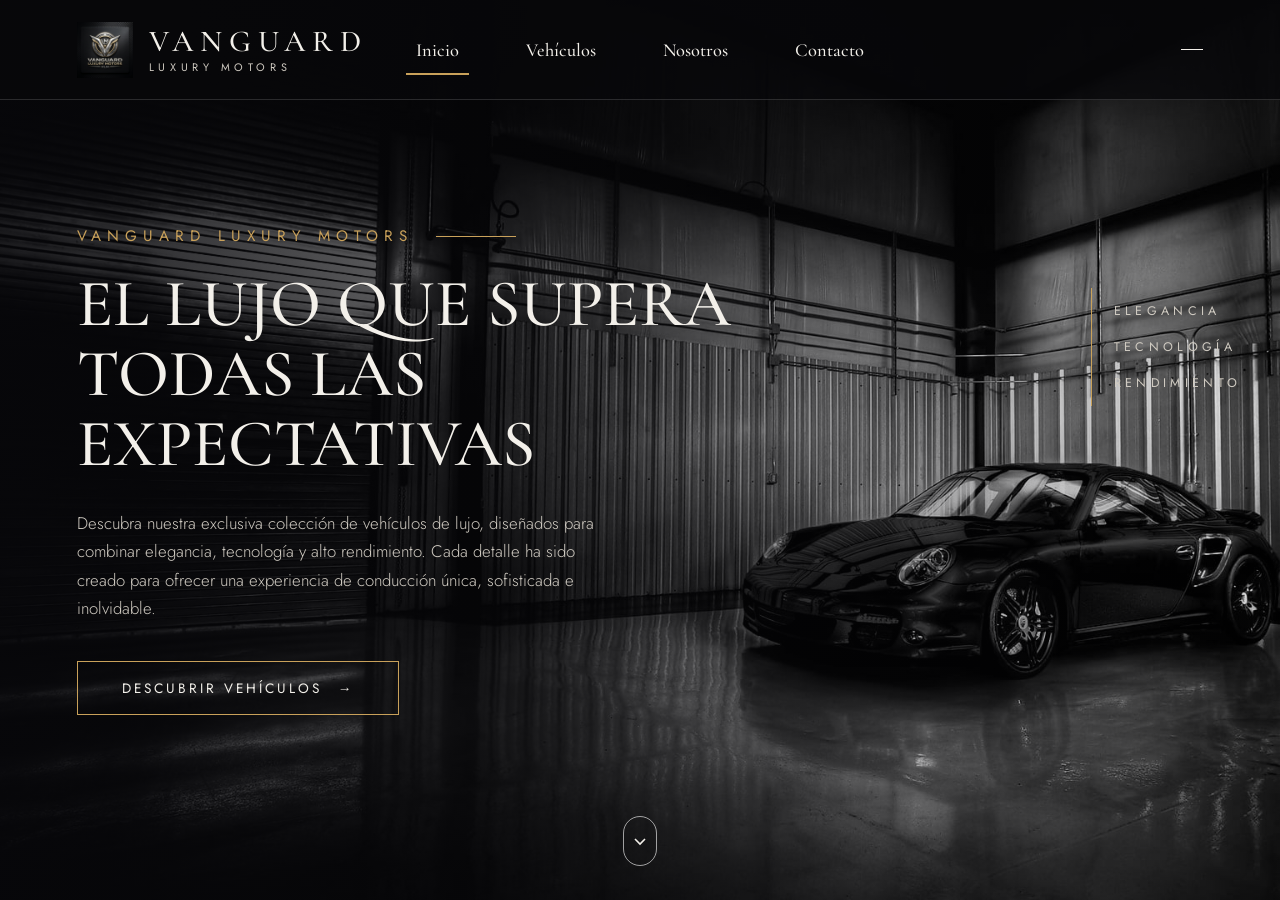
<file: index.html>
<!DOCTYPE html>
<html lang="es">
<head>
    <meta charset="utf-8">
    <meta name="description" content="Vanguard Luxury Motors - Más allá del lujo">
    <meta name="author" content="Andres Tejada">
    <meta name="viewport" content="width=device-width, initial-scale=1.0">
    <link rel="icon" href="imagenes/logo.png" type="image/png">
    <link rel="preconnect" href="https://fonts.googleapis.com">
    <link rel="preconnect" href="https://fonts.gstatic.com" crossorigin>
    <link href="https://fonts.googleapis.com/css2?family=Cormorant+Garamond:wght@400;500;600&family=Jost:wght@300;400;500&display=swap" rel="stylesheet">
    <link rel="stylesheet" href="index.css">
    <title>Vanguard Luxury Motors | Más allá del lujo</title>
</head>
<body>
    <header class="navbar">
        <a href="#" class="brand">
            <img src="imagenes/logo.png" alt="" class="logo">
            <span class="brand-text">
                <span class="brand-name">Vanguard</span>
                <span class="brand-sub">Luxury Motors</span>
            </span>
        </a>

        <nav class="nav-links" id="menu">
            <a href="#" class="active">Inicio</a>
            <a href="vehiculos.html">Vehículos</a>
            <a href="nosotros.html">Nosotros</a>
            <a href="contacto.html">Contacto</a>
        </nav>

        <button class="burger" id="burger" aria-label="Abrir menú" aria-expanded="false" aria-controls="menu">
            <span></span><span></span><span></span>
        </button>
    </header>

    <main class="hero">
        <div class="hero-content">
            <p class="eyebrow">Vanguard Luxury Motors</p>
            <h1>El lujo que supera<br>todas las expectativas</h1>
            <p class="lead">Descubra nuestra exclusiva colección de vehículos de lujo, diseñados para combinar elegancia, tecnología y alto rendimiento. Cada detalle ha sido creado para ofrecer una experiencia de conducción única, sofisticada e inolvidable.</p>
            <a href="vehiculos.html" class="btn">Descubrir vehículos <span aria-hidden="true">&rarr;</span></a>
        </div>

        <ul class="pillars">
            <li>Elegancia</li>
            <li>Tecnología</li>
            <li>Rendimiento</li>
        </ul>

        <a href="#" class="scroll-down" aria-label="Bajar">
            <svg width="14" height="14" viewBox="0 0 14 14" fill="none" stroke="currentColor" stroke-width="1.6"><path d="M2 5l5 5 5-5"/></svg>
        </a>
    </main>

    <script>
        const burger = document.getElementById('burger');
        const menu = document.getElementById('menu');
        burger.addEventListener('click', () => {
            const open = menu.classList.toggle('open');
            burger.setAttribute('aria-expanded', open);
        });
    </script>
</body>
</html>
</file>
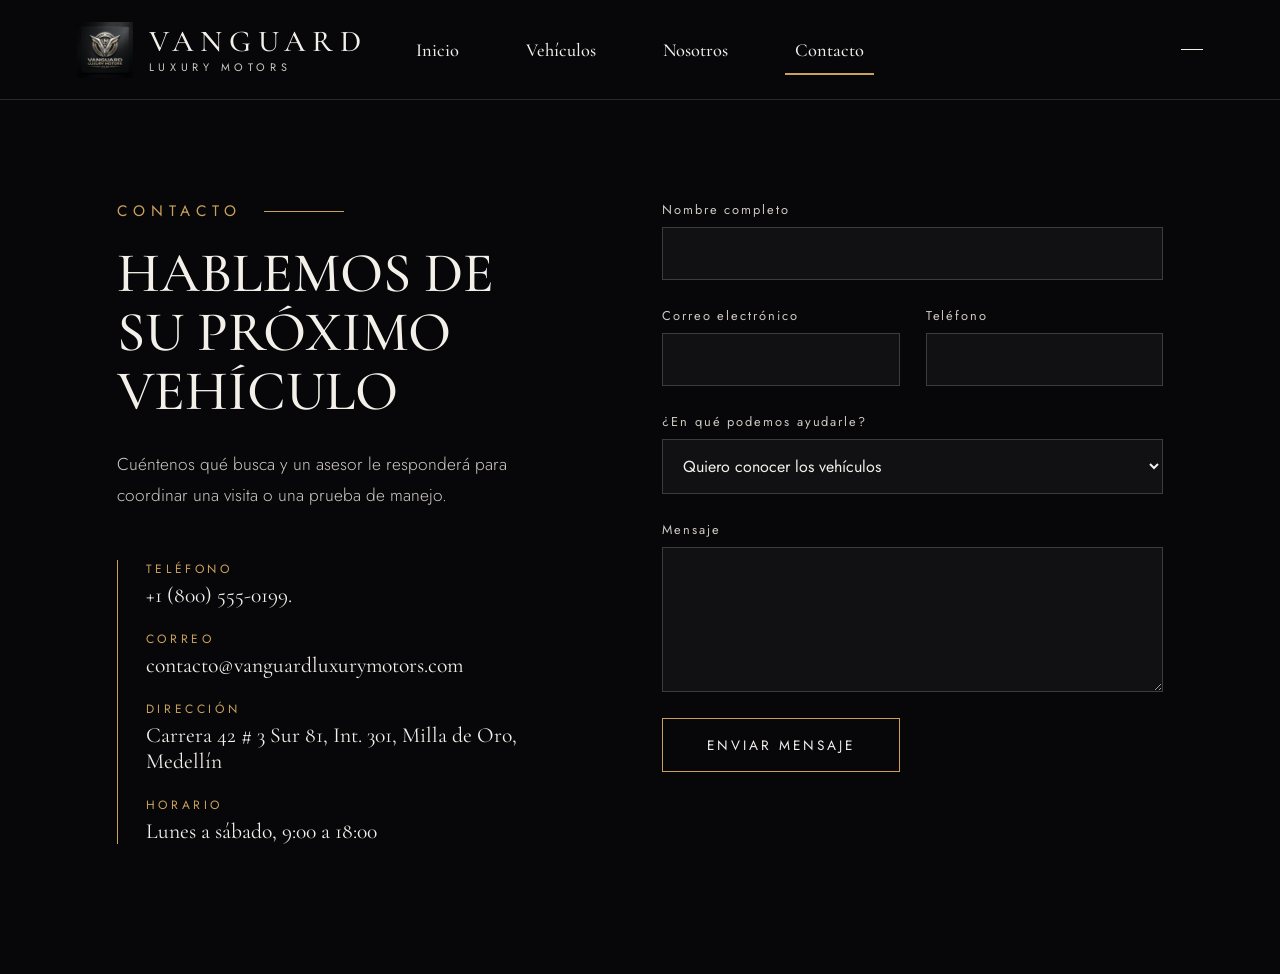
<file: contacto.html>
<!DOCTYPE html>
<html lang="es">
<head>
    <meta charset="utf-8">
    <meta name="description" content="Contacta con Vanguard Luxury Motors y agenda tu visita.">
    <meta name="author" content="Andres Tejada">
    <meta name="viewport" content="width=device-width, initial-scale=1.0">
    <link rel="icon" href="imagenes/logo.png" type="image/png">
    <link rel="preconnect" href="https://fonts.googleapis.com">
    <link rel="preconnect" href="https://fonts.gstatic.com" crossorigin>
    <link href="https://fonts.googleapis.com/css2?family=Cormorant+Garamond:wght@400;500;600&family=Jost:wght@300;400;500&display=swap" rel="stylesheet">
    <link rel="stylesheet" href="contacto.css">
    <title>Contacto | Vanguard Luxury Motors</title>
</head>
<body class="page">
    <header class="navbar">
        <a href="index.html" class="brand">
            <img src="imagenes/logo.png" alt="" class="logo">
            <span class="brand-text">
                <span class="brand-name">Vanguard</span>
                <span class="brand-sub">Luxury Motors</span>
            </span>
        </a>

        <nav class="nav-links" id="menu">
            <a href="index.html">Inicio</a>
            <a href="vehiculos.html">Vehículos</a>
            <a href="nosotros.html">Nosotros</a>
            <a href="contacto.html" class="active">Contacto</a>
        </nav>

        <button class="burger" id="burger" aria-label="Abrir menú" aria-expanded="false" aria-controls="menu">
            <span></span><span></span><span></span>
        </button>
    </header>

    <main class="contact">
        <section class="contact-info">
            <p class="eyebrow">Contacto</p>
            <h1>Hablemos de su próximo vehículo</h1>
            <p class="contact-lead">Cuéntenos qué busca y un asesor le responderá para coordinar una visita o una prueba de manejo.</p>

            <dl class="contact-data">
                <div><dt>Teléfono</dt><dd>+1 (800) 555-0199.</dd></div>
                <div><dt>Correo</dt><dd>contacto@vanguardluxurymotors.com</dd></div>
                <div><dt>Dirección</dt><dd>Carrera 42 # 3 Sur 81, Int. 301, Milla de Oro, Medellín</dd></div>
                <div><dt>Horario</dt><dd>Lunes a sábado, 9:00 a 18:00</dd></div>
            </dl>
        </section>

        <form class="contact-form" action="https://formspree.io/f/TU_ID" method="POST">
            <div class="field">
                <label for="nombre">Nombre completo</label>
                <input type="text" id="nombre" name="nombre" autocomplete="name" required>
            </div>
            <div class="field-row">
                <div class="field">
                    <label for="email">Correo electrónico</label>
                    <input type="email" id="email" name="email" autocomplete="email" required>
                </div>
                <div class="field">
                    <label for="telefono">Teléfono</label>
                    <input type="tel" id="telefono" name="telefono" autocomplete="tel">
                </div>
            </div>
            <div class="field">
                <label for="motivo">¿En qué podemos ayudarle?</label>
                <select id="motivo" name="motivo">
                    <option>Quiero conocer los vehículos</option>
                    <option>Agendar una prueba de manejo</option>
                    <option>Solicitar una cotización</option>
                    <option>Otra consulta</option>
                </select>
            </div>
            <div class="field">
                <label for="mensaje">Mensaje</label>
                <textarea id="mensaje" name="mensaje" rows="5" required></textarea>
            </div>
            <button type="submit" class="btn">Enviar mensaje</button>
        </form>
    </main>

    <script>
        const burger = document.getElementById('burger');
        const menu = document.getElementById('menu');
        burger.addEventListener('click', () => {
            const open = menu.classList.toggle('open');
            burger.setAttribute('aria-expanded', open);
        });

        // Si viene desde Vehículos, rellena el formulario con el modelo elegido
        const modelo = new URLSearchParams(location.search).get('modelo');
        if (modelo) {
            document.getElementById('motivo').value = 'Solicitar una cotización';
            document.getElementById('mensaje').value = 'Hola, me interesa el modelo ' + modelo + '. Quisiera recibir más información.';
        }
    </script>
</body>
</html>
</file>
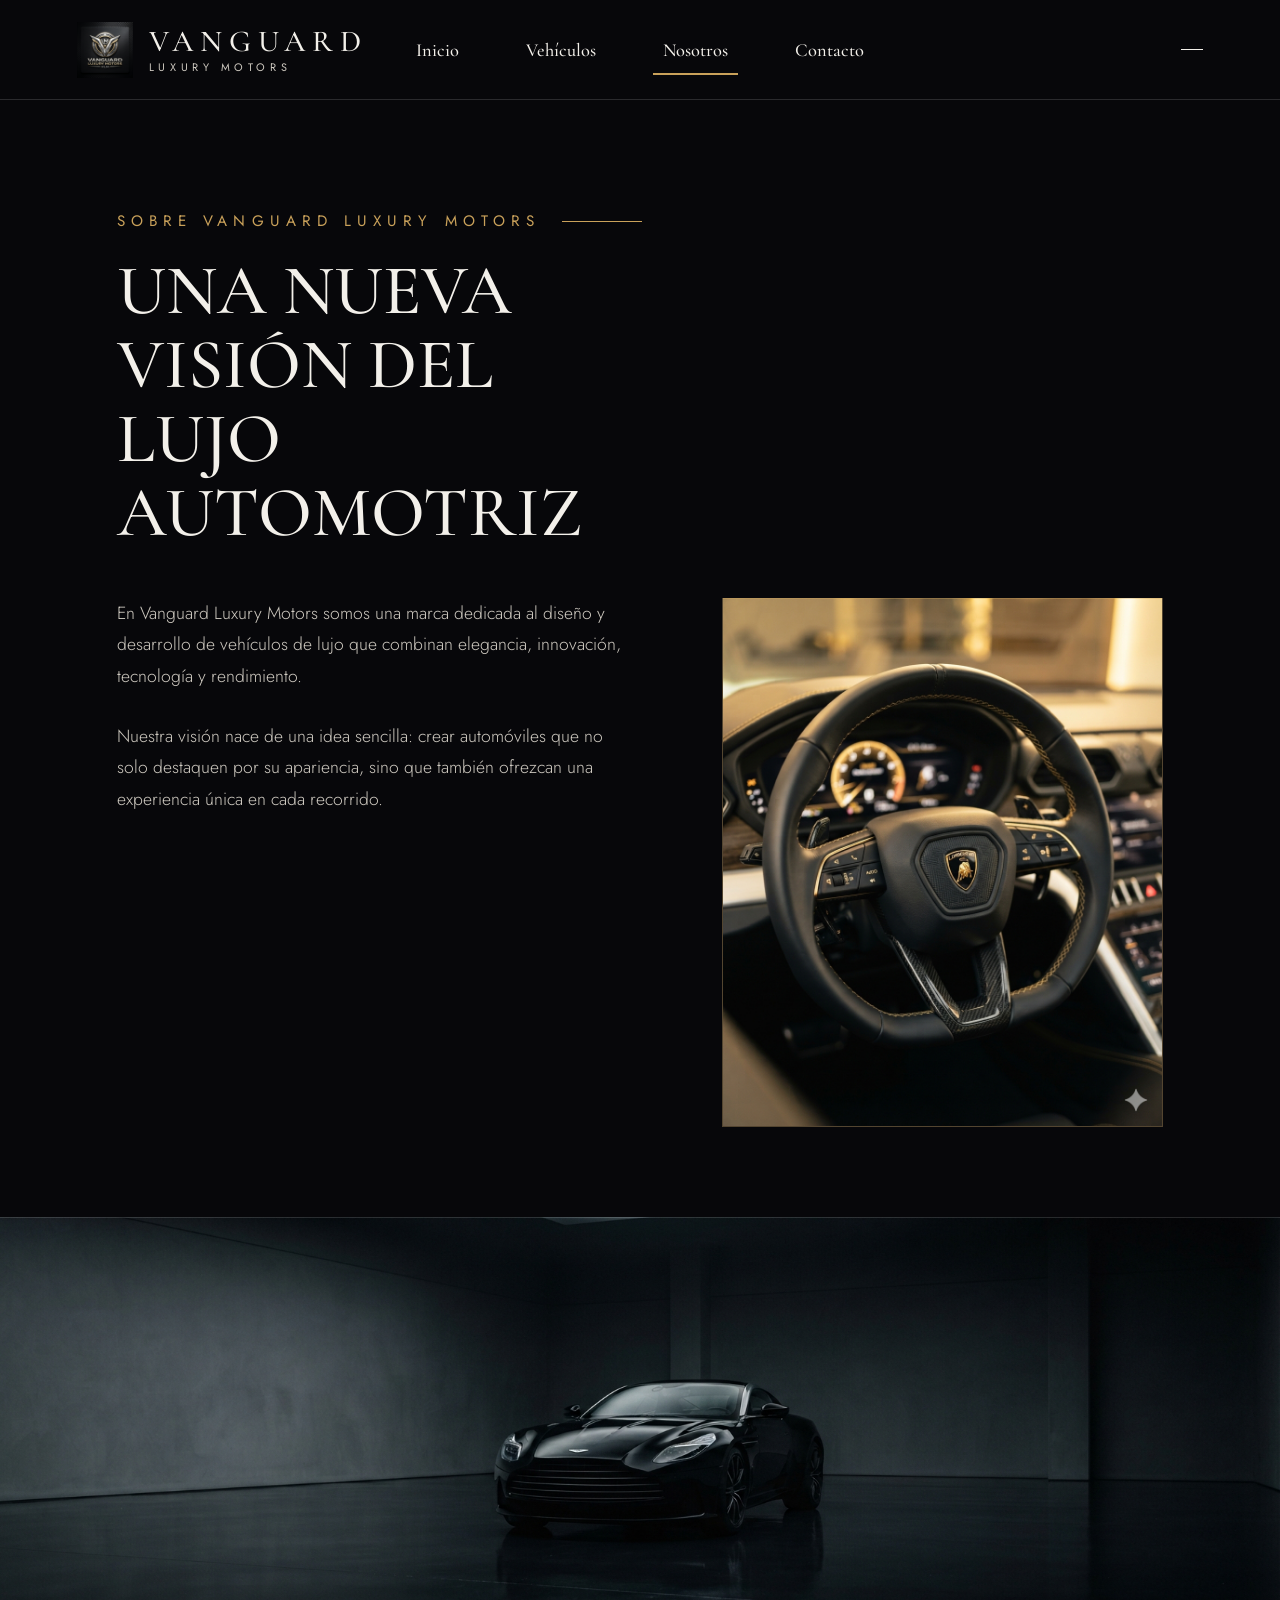
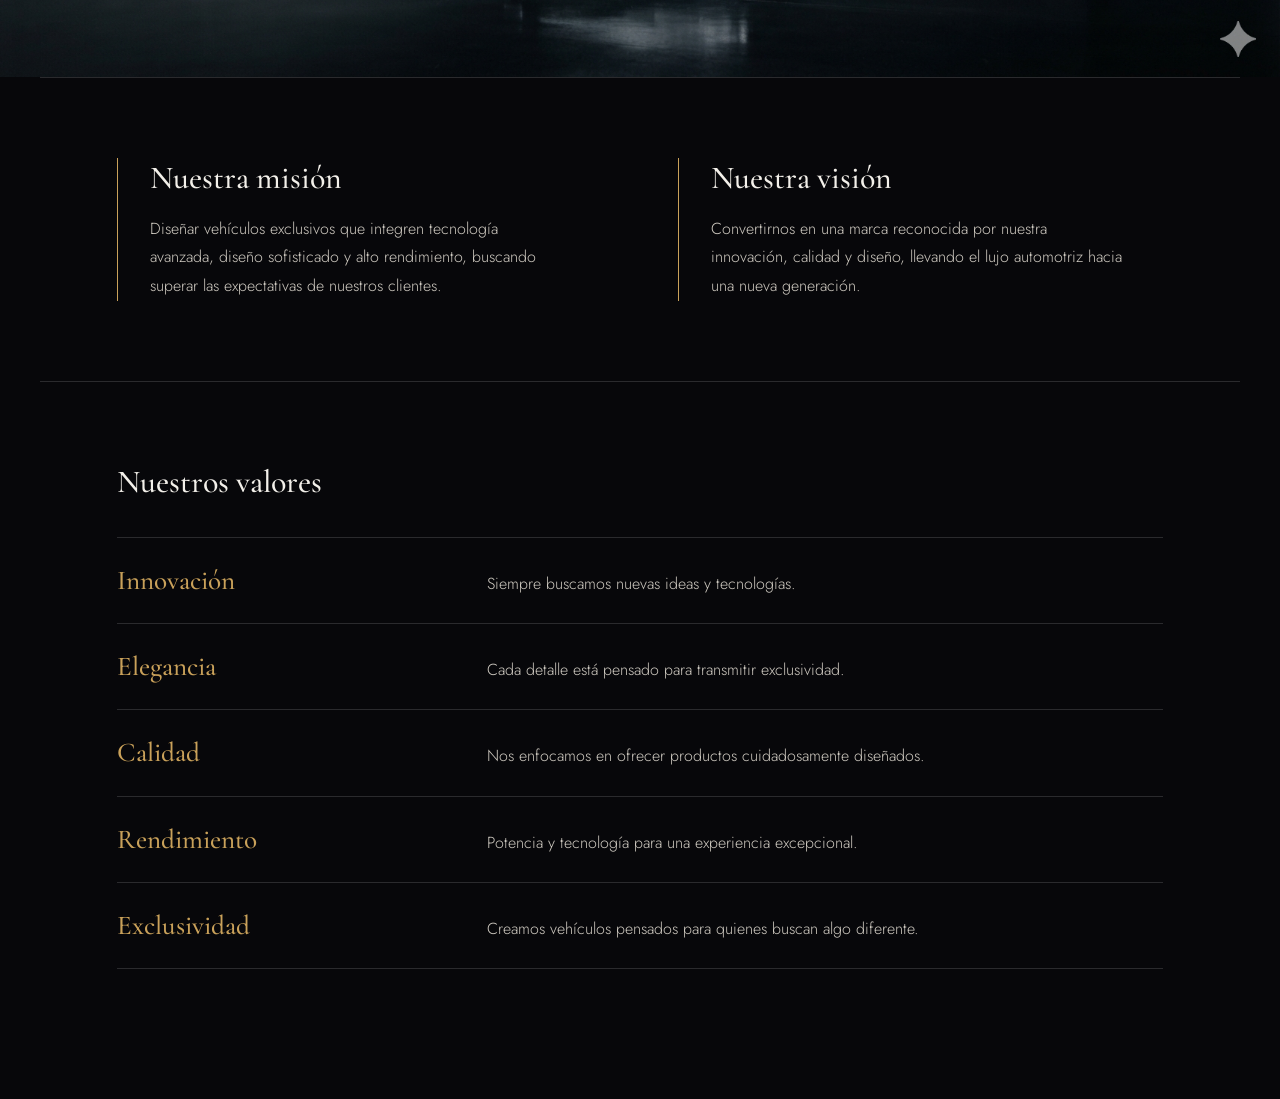
<file: nosotros.html>
<!DOCTYPE html>
<html lang="es">
<head>
    <meta charset="utf-8">
    <meta name="description" content="Conoce Vanguard Luxury Motors: nuestra misión, visión y valores.">
    <meta name="author" content="Andres Tejada">
    <meta name="viewport" content="width=device-width, initial-scale=1.0">
    <link rel="icon" href="imagenes/logo.png" type="image/png">
    <link rel="preconnect" href="https://fonts.googleapis.com">
    <link rel="preconnect" href="https://fonts.gstatic.com" crossorigin>
    <link href="https://fonts.googleapis.com/css2?family=Cormorant+Garamond:wght@400;500;600&family=Jost:wght@300;400;500&display=swap" rel="stylesheet">
    <link rel="stylesheet" href="nosotros.css">
    <title>Nosotros | Vanguard Luxury Motors</title>
</head>
<body class="page">
    <header class="navbar">
        <a href="index.html" class="brand">
            <img src="imagenes/logo.png" alt="" class="logo">
            <span class="brand-text">
                <span class="brand-name">Vanguard</span>
                <span class="brand-sub">Luxury Motors</span>
            </span>
        </a>

        <nav class="nav-links" id="menu">
            <a href="index.html">Inicio</a>
            <a href="vehiculos.html">Vehículos</a>
            <a href="nosotros.html" class="active">Nosotros</a>
            <a href="contacto.html">Contacto</a>
        </nav>

        <button class="burger" id="burger" aria-label="Abrir menú" aria-expanded="false" aria-controls="menu">
            <span></span><span></span><span></span>
        </button>
    </header>

    <main>
        <section class="about-intro">
            <p class="eyebrow">Sobre Vanguard Luxury Motors</p>
            <h1>Una nueva visión del lujo automotriz</h1>
            <div class="about-body">
                <div class="about-text">
                    <p>En Vanguard Luxury Motors somos una marca dedicada al diseño y desarrollo de vehículos de lujo que combinan elegancia, innovación, tecnología y rendimiento.</p>
                    <p>Nuestra visión nace de una idea sencilla: crear automóviles que no solo destaquen por su apariencia, sino que también ofrezcan una experiencia única en cada recorrido.</p>
                </div>
                <div class="about-photo" role="img" aria-label="Detalle de un vehículo Vanguard"></div>
            </div>
        </section>

        <div class="about-banner" role="img" aria-label="Vehículo Vanguard en el estudio de diseño"></div>

        <section class="about-pair">
            <article>
                <h2>Nuestra misión</h2>
                <p>Diseñar vehículos exclusivos que integren tecnología avanzada, diseño sofisticado y alto rendimiento, buscando superar las expectativas de nuestros clientes.</p>
            </article>
            <article>
                <h2>Nuestra visión</h2>
                <p>Convertirnos en una marca reconocida por nuestra innovación, calidad y diseño, llevando el lujo automotriz hacia una nueva generación.</p>
            </article>
        </section>

        <section class="about-values">
            <h2>Nuestros valores</h2>
            <dl>
                <div><dt>Innovación</dt><dd>Siempre buscamos nuevas ideas y tecnologías.</dd></div>
                <div><dt>Elegancia</dt><dd>Cada detalle está pensado para transmitir exclusividad.</dd></div>
                <div><dt>Calidad</dt><dd>Nos enfocamos en ofrecer productos cuidadosamente diseñados.</dd></div>
                <div><dt>Rendimiento</dt><dd>Potencia y tecnología para una experiencia excepcional.</dd></div>
                <div><dt>Exclusividad</dt><dd>Creamos vehículos pensados para quienes buscan algo diferente.</dd></div>
            </dl>
        </section>
    </main>

    <script>
        const burger = document.getElementById('burger');
        const menu = document.getElementById('menu');
        burger.addEventListener('click', () => {
            const open = menu.classList.toggle('open');
            burger.setAttribute('aria-expanded', open);
        });
    </script>
</body>
</html>
</file>
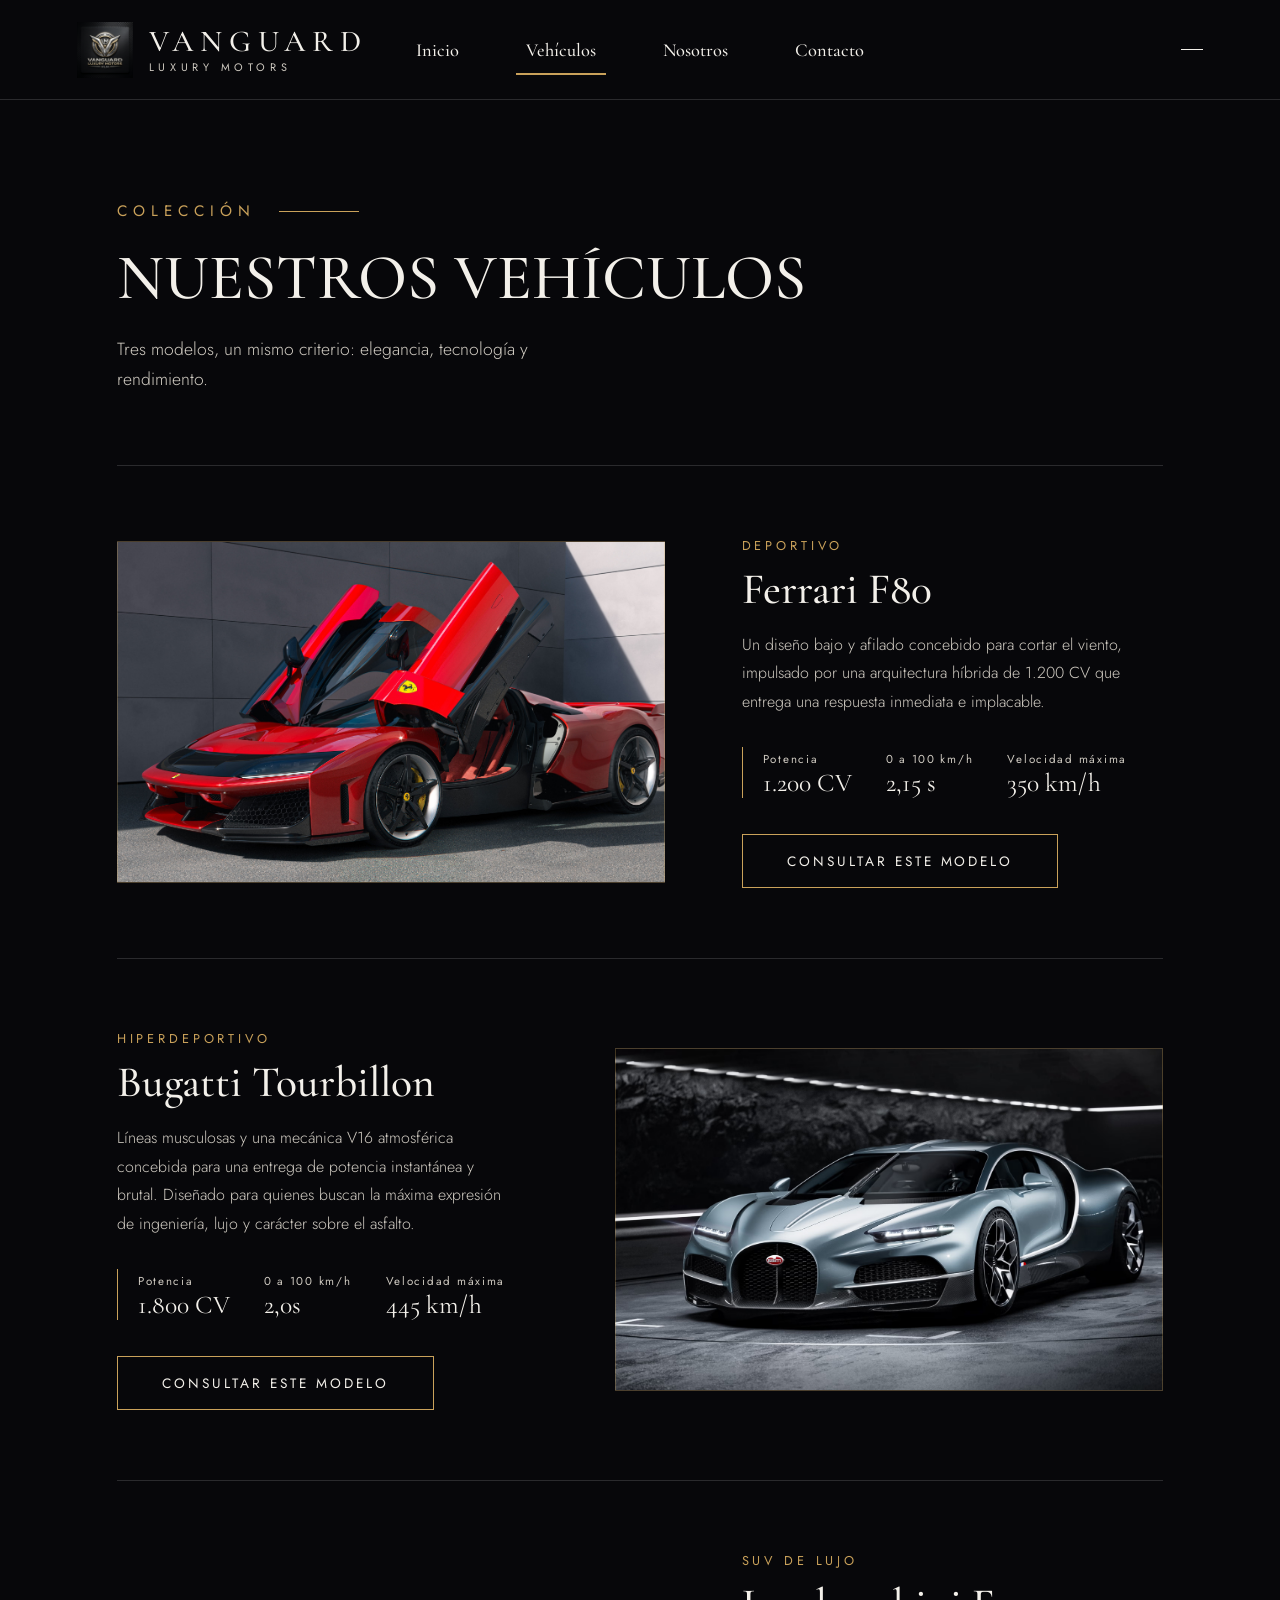
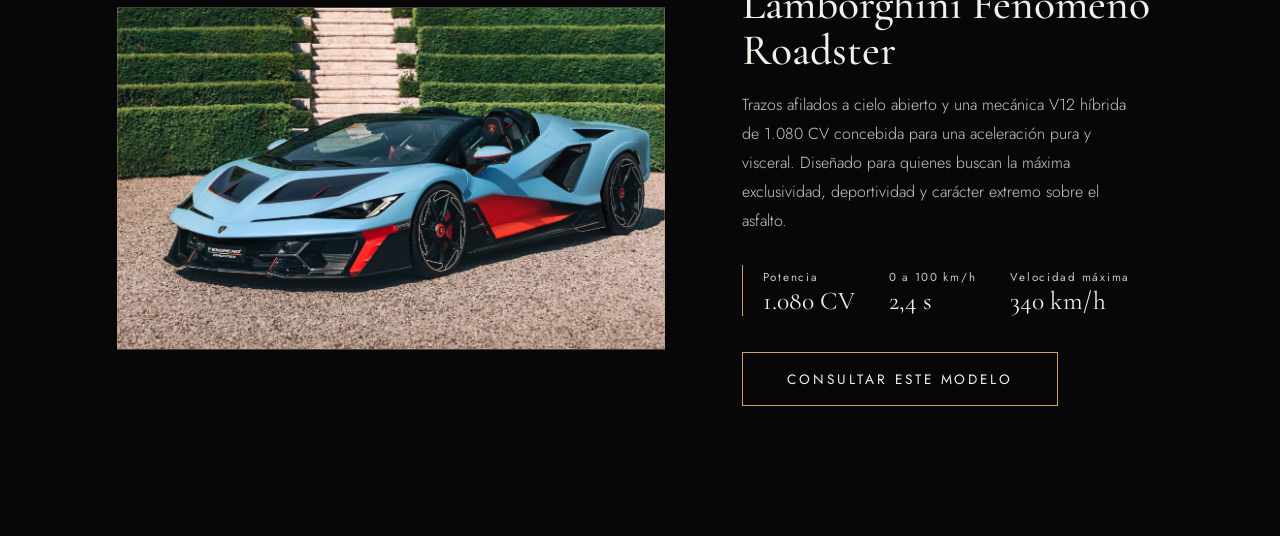
<file: vehiculos.html>
<!DOCTYPE html>
<html lang="es">
<head>
    <meta charset="utf-8">
    <meta name="description" content="Colección de vehículos de lujo Vanguard Luxury Motors.">
    <meta name="author" content="Andres Tejada">
    <meta name="viewport" content="width=device-width, initial-scale=1.0">
    <link rel="icon" href="imagenes/logo.png" type="image/png">
    <link rel="preconnect" href="https://fonts.googleapis.com">
    <link rel="preconnect" href="https://fonts.gstatic.com" crossorigin>
    <link href="https://fonts.googleapis.com/css2?family=Cormorant+Garamond:wght@400;500;600&family=Jost:wght@300;400;500&display=swap" rel="stylesheet">
    <link rel="stylesheet" href="vehiculos.css">
    <title>Vehículos | Vanguard Luxury Motors</title>
</head>
<body class="page">
    <header class="navbar">
        <a href="index.html" class="brand">
            <img src="imagenes/logo.png" alt="" class="logo">
            <span class="brand-text">
                <span class="brand-name">Vanguard</span>
                <span class="brand-sub">Luxury Motors</span>
            </span>
        </a>

        <nav class="nav-links" id="menu">
            <a href="index.html">Inicio</a>
            <a href="vehiculos.html" class="active">Vehículos</a>
            <a href="nosotros.html">Nosotros</a>
            <a href="contacto.html">Contacto</a>
        </nav>

        <button class="burger" id="burger" aria-label="Abrir menú" aria-expanded="false" aria-controls="menu">
            <span></span><span></span><span></span>
        </button>
    </header>

    <main>
        <section class="fleet-intro">
            <p class="eyebrow">Colección</p>
            <h1>Nuestros vehículos</h1>
            <p class="fleet-lead">Tres modelos, un mismo criterio: elegancia, tecnología y rendimiento.</p>
        </section>

        <section class="fleet">
            <article class="model">
                <div class="model-photo photo-1" role="" aria-label="Ferrari F80 "></div>
                <div class="model-body">
                    <p class="model-type">Deportivo</p>
                    <h2>Ferrari F80 </h2>
                    <p class="model-desc">Un diseño bajo y afilado concebido para cortar el viento, impulsado por una arquitectura híbrida de 1.200 CV que entrega una respuesta inmediata e implacable.</p>
                    <dl class="specs">
                        <div><dd>1.200 CV</dd><dt>Potencia</dt></div>
                        <div><dd>2,15 s</dd><dt>0 a 100 km/h</dt></div>
                        <div><dd>350 km/h</dd><dt>Velocidad máxima</dt></div>
                    </dl>
                    <a href="contacto.html" class="btn">Consultar este modelo</a>
                </div>
            </article>
            <article class="model reverse">
                <div class="model-photo photo-2" role="img" aria-label="Bugatti Tourbillon"></div>
                <div class="model-body">
                    <p class="model-type">hiperdeportivo</p>
                    <h2>Bugatti Tourbillon </h2>
                    <p class="model-desc">Líneas musculosas y una mecánica V16 atmosférica concebida para una entrega de potencia instantánea y brutal. Diseñado para quienes buscan la máxima expresión de ingeniería, lujo y carácter sobre el asfalto.</p>
                    <dl class="specs">
                        <div><dd>1.800 CV</dd><dt>Potencia</dt></div>
                        <div><dd>2,0s</dd><dt>0 a 100 km/h</dt></div>
                        <div><dd>445 km/h</dd><dt>Velocidad máxima</dt></div>
                    </dl>
                    <a href="contacto.html" class="btn">Consultar este modelo</a>
                </div>
            </article>
            <article class="model">
                <div class="model-photo photo-3" role="img" aria-label="Lamborghini Fenomeno Roadster"></div>
                <div class="model-body">
                    <p class="model-type">SUV de lujo</p>
                    <h2>Lamborghini Fenomeno Roadster </h2>
                    <p class="model-desc">Trazos afilados a cielo abierto y una mecánica V12 híbrida de 1.080 CV concebida para una aceleración pura y visceral. Diseñado para quienes buscan la máxima exclusividad, deportividad y carácter extremo sobre el asfalto.</p>
                    <dl class="specs">
                        <div><dd>1.080 CV</dd><dt>Potencia</dt></div>
                        <div><dd>2,4 s</dd><dt>0 a 100 km/h</dt></div>
                        <div><dd>340 km/h</dd><dt>Velocidad máxima</dt></div>
                    </dl>
                    <a href="contacto.html" class="btn">Consultar este modelo</a>
                </div>
            </article>
        </section>
    </main>

    <script>
        const burger = document.getElementById('burger');
        const menu = document.getElementById('menu');
        burger.addEventListener('click', () => {
            const open = menu.classList.toggle('open');
            burger.setAttribute('aria-expanded', open);
        });
    </script>
</body>
</html>
</file>
<file: index.css>
:root {
    --bg: #07070a;
    --gold: #c9a15a;
    --text: #f3f0ea;
    --muted: #cfcac1;
    --serif: "Cormorant Garamond", Georgia, serif;
    --sans: "Jost", Arial, sans-serif;
}

* { margin: 0; padding: 0; box-sizing: border-box; }

html, body { height: 100%; }

body {
    font-family: var(--sans);
    background: var(--bg);
    color: var(--text);
}

a:focus-visible, button:focus-visible { outline: 2px solid var(--gold); outline-offset: 4px; }

/* ===== BASE + NAVBAR (compartido) ===== */
.navbar {
    position: absolute;
    top: 0; left: 0; right: 0;
    z-index: 10;
    display: grid;
    grid-template-columns: 1fr auto 1fr;
    align-items: center;
    padding: 0 6vw;
    height: 100px;
    background: rgba(7, 7, 10, 0.75);
    border-bottom: 1px solid rgba(255, 255, 255, 0.14);
}

.brand {
    display: flex;
    align-items: center;
    gap: 16px;
    text-decoration: none;
    color: var(--text);
}

.logo { height: 56px; width: auto; object-fit: contain; }

.brand-text { display: flex; flex-direction: column; line-height: 1.1; }

.brand-name {
    font-family: var(--serif);
    font-size: 1.9rem;
    font-weight: 500;
    letter-spacing: 0.22em;
    text-transform: uppercase;
}

.brand-sub {
    font-size: 0.68rem;
    letter-spacing: 0.42em;
    text-transform: uppercase;
    color: var(--muted);
    margin-top: 4px;
}

.nav-links { display: flex; gap: 4.2rem; }

.nav-links a {
    position: relative;
    font-family: var(--serif);
    font-size: 1.15rem;
    font-weight: 500;
    color: var(--text);
    text-decoration: none;
    padding: 8px 0;
    transition: color 0.2s;
}

.nav-links a:hover { color: var(--gold); }

.nav-links a.active::after {
    content: "";
    position: absolute;
    left: -10px; right: -10px; bottom: -6px;
    height: 2px;
    background: var(--gold);
}

.burger {
    justify-self: end;
    width: 32px; height: 24px;
    display: flex; flex-direction: column; justify-content: space-between;
    background: none; border: 0; cursor: pointer;
}

.burger span { display: block; height: 1.5px; background: var(--text); }
.burger span:nth-child(2) { width: 70%; align-self: flex-end; }

/* ===== NAVBAR RESPONSIVE ===== */
@media (max-width: 1000px) {
    .navbar { grid-template-columns: 1fr auto; }
    .nav-links {
        display: none;
        position: absolute;
        top: 100px; left: 0; right: 0;
        flex-direction: column;
        gap: 0;
        background: rgba(7, 7, 10, 0.97);
        padding: 12px 6vw 24px;
    }
    .nav-links.open { display: flex; }
    .nav-links a { padding: 14px 0; }
    .nav-links a.active::after { display: none; }
    .nav-links a.active { color: var(--gold); }
}

@media (max-width: 600px) {
    .navbar { height: 80px; }
    .nav-links { top: 80px; }
    .logo { height: 44px; }
    .brand-name { font-size: 1.3rem; letter-spacing: 0.16em; }
    .brand-sub { font-size: 0.55rem; letter-spacing: 0.3em; }
}
/* ===== INICIO ===== */
.hero {
    position: relative;
    min-height: 100vh;
    display: flex;
    align-items: center;
    padding: 140px 6vw 100px;
    background:
        linear-gradient(90deg, rgba(7,7,10,0.92) 0%, rgba(7,7,10,0.55) 45%, rgba(7,7,10,0.1) 100%),
        url("imagenes/hero.jpg") center / cover no-repeat,
        var(--bg);
}

.hero-content { max-width: 720px; }

.eyebrow {
    display: flex;
    align-items: center;
    gap: 22px;
    color: var(--gold);
    font-size: 0.95rem;
    letter-spacing: 0.4em;
    text-transform: uppercase;
    margin-bottom: 22px;
}

.eyebrow::after { content: ""; width: 80px; height: 1px; background: var(--gold); }

h1 {
    font-family: var(--serif);
    font-weight: 500;
    font-size: clamp(2.4rem, 5.2vw, 4.6rem);
    line-height: 1.05;
    text-transform: uppercase;
    margin-bottom: 30px;
}

.lead {
    max-width: 540px;
    font-weight: 300;
    font-size: 1.05rem;
    line-height: 1.7;
    color: var(--muted);
    margin-bottom: 38px;
}

.btn {
    display: inline-flex;
    align-items: center;
    gap: 16px;
    padding: 16px 44px;
    border: 1px solid var(--gold);
    color: var(--text);
    text-decoration: none;
    font-size: 0.85rem;
    letter-spacing: 0.22em;
    text-transform: uppercase;
    transition: background 0.25s, color 0.25s;
}

.btn:hover { background: var(--gold); color: var(--bg); }

.pillars {
    position: absolute;
    right: 3vw;
    top: 32%;
    list-style: none;
    padding: 14px 0 14px 22px;
    border-left: 1px solid var(--gold);
    display: flex;
    flex-direction: column;
    gap: 18px;
}

.pillars li {
    font-size: 0.78rem;
    letter-spacing: 0.35em;
    text-transform: uppercase;
    color: var(--muted);
}

.scroll-down {
    position: absolute;
    bottom: 34px; left: 50%;
    transform: translateX(-50%);
    width: 34px; height: 50px;
    border: 1px solid rgba(255, 255, 255, 0.6);
    border-radius: 20px;
    display: grid; place-items: center;
    color: var(--text);
}

@media (max-width: 1000px) {
    .pillars { display: none; }
}

@media (max-width: 600px) {
    .eyebrow { font-size: 0.75rem; letter-spacing: 0.28em; }
    .eyebrow::after { width: 40px; }
}
</file>
<file: contacto.css>
:root {
    --bg: #07070a;
    --gold: #c9a15a;
    --text: #f3f0ea;
    --muted: #cfcac1;
    --serif: "Cormorant Garamond", Georgia, serif;
    --sans: "Jost", Arial, sans-serif;
}

* { margin: 0; padding: 0; box-sizing: border-box; }

html, body { height: 100%; }

body {
    font-family: var(--sans);
    background: var(--bg);
    color: var(--text);
}

a:focus-visible, button:focus-visible { outline: 2px solid var(--gold); outline-offset: 4px; }

/* ===== BASE + NAVBAR (compartido) ===== */
.navbar {
    position: absolute;
    top: 0; left: 0; right: 0;
    z-index: 10;
    display: grid;
    grid-template-columns: 1fr auto 1fr;
    align-items: center;
    padding: 0 6vw;
    height: 100px;
    background: rgba(7, 7, 10, 0.75);
    border-bottom: 1px solid rgba(255, 255, 255, 0.14);
}

.brand {
    display: flex;
    align-items: center;
    gap: 16px;
    text-decoration: none;
    color: var(--text);
}

.logo { height: 56px; width: auto; object-fit: contain; }

.brand-text { display: flex; flex-direction: column; line-height: 1.1; }

.brand-name {
    font-family: var(--serif);
    font-size: 1.9rem;
    font-weight: 500;
    letter-spacing: 0.22em;
    text-transform: uppercase;
}

.brand-sub {
    font-size: 0.68rem;
    letter-spacing: 0.42em;
    text-transform: uppercase;
    color: var(--muted);
    margin-top: 4px;
}

.nav-links { display: flex; gap: 4.2rem; }

.nav-links a {
    position: relative;
    font-family: var(--serif);
    font-size: 1.15rem;
    font-weight: 500;
    color: var(--text);
    text-decoration: none;
    padding: 8px 0;
    transition: color 0.2s;
}

.nav-links a:hover { color: var(--gold); }

.nav-links a.active::after {
    content: "";
    position: absolute;
    left: -10px; right: -10px; bottom: -6px;
    height: 2px;
    background: var(--gold);
}

.burger {
    justify-self: end;
    width: 32px; height: 24px;
    display: flex; flex-direction: column; justify-content: space-between;
    background: none; border: 0; cursor: pointer;
}

.burger span { display: block; height: 1.5px; background: var(--text); }
.burger span:nth-child(2) { width: 70%; align-self: flex-end; }

/* ===== NAVBAR RESPONSIVE ===== */
@media (max-width: 1000px) {
    .navbar { grid-template-columns: 1fr auto; }
    .nav-links {
        display: none;
        position: absolute;
        top: 100px; left: 0; right: 0;
        flex-direction: column;
        gap: 0;
        background: rgba(7, 7, 10, 0.97);
        padding: 12px 6vw 24px;
    }
    .nav-links.open { display: flex; }
    .nav-links a { padding: 14px 0; }
    .nav-links a.active::after { display: none; }
    .nav-links a.active { color: var(--gold); }
}

@media (max-width: 600px) {
    .navbar { height: 80px; }
    .nav-links { top: 80px; }
    .logo { height: 44px; }
    .brand-name { font-size: 1.3rem; letter-spacing: 0.16em; }
    .brand-sub { font-size: 0.55rem; letter-spacing: 0.3em; }
}

.btn {
    display: inline-flex;
    align-items: center;
    gap: 16px;
    padding: 16px 44px;
    border: 1px solid var(--gold);
    color: var(--text);
    text-decoration: none;
    font-size: 0.85rem;
    letter-spacing: 0.22em;
    text-transform: uppercase;
    transition: background 0.25s, color 0.25s;
}
.btn:hover { background: var(--gold); color: var(--bg); }

/* ===== CONTACTO ===== */
.page .navbar { position: relative; background: var(--bg); }

.eyebrow {
    display: flex;
    align-items: center;
    gap: 22px;
    color: var(--gold);
    font-size: 0.95rem;
    letter-spacing: 0.4em;
    text-transform: uppercase;
    margin-bottom: 22px;
}
.eyebrow::after { content: ""; width: 80px; height: 1px; background: var(--gold); }

h1 {
    font-family: var(--serif);
    font-weight: 500;
    line-height: 1.05;
    text-transform: uppercase;
}

.contact {
    max-width: 1200px;
    margin: 0 auto;
    padding: 100px 6vw 130px;
    display: grid;
    grid-template-columns: 1fr 1.1fr;
    gap: 7vw;
    align-items: start;
}

.contact-info h1 { font-size: clamp(2.2rem, 4.4vw, 3.8rem); margin-bottom: 28px; }

.contact-lead { font-weight: 300; font-size: 1.08rem; line-height: 1.8; color: var(--muted); max-width: 44ch; margin-bottom: 48px; }

.contact-data { border-left: 1px solid var(--gold); padding-left: 28px; display: grid; gap: 22px; }
.contact-data dt { font-size: 0.75rem; letter-spacing: 0.3em; text-transform: uppercase; color: var(--gold); margin-bottom: 4px; }
.contact-data dd { font-family: var(--serif); font-size: 1.35rem; }

.contact-form { display: grid; gap: 26px; }
.field { display: grid; gap: 8px; }
.field-row { display: grid; grid-template-columns: 1fr 1fr; gap: 26px; }

.field label { font-size: 0.8rem; letter-spacing: 0.15em; color: var(--muted); }

.field input, .field select, .field textarea {
    width: 100%;
    font: inherit;
    font-size: 1rem;
    color: var(--text);
    background: rgba(255, 255, 255, 0.04);
    border: 1px solid rgba(255, 255, 255, 0.18);
    padding: 14px 16px;
    border-radius: 0;
    transition: border-color 0.2s;
}
.field select option { background: #14141a; color: var(--text); }
.field textarea { resize: vertical; }
.field input:focus, .field select:focus, .field textarea:focus { outline: none; border-color: var(--gold); }

.contact-form .btn { justify-self: start; background: transparent; cursor: pointer; font-family: var(--sans); }

@media (max-width: 900px) {
    .contact { grid-template-columns: 1fr; gap: 56px; padding-top: 70px; }
    .field-row { grid-template-columns: 1fr; }
}
</file>
<file: nosotros.css>
:root {
    --bg: #07070a;
    --gold: #c9a15a;
    --text: #f3f0ea;
    --muted: #cfcac1;
    --serif: "Cormorant Garamond", Georgia, serif;
    --sans: "Jost", Arial, sans-serif;
}

* { margin: 0; padding: 0; box-sizing: border-box; }

html, body { height: 100%; }

body {
    font-family: var(--sans);
    background: var(--bg);
    color: var(--text);
}

a:focus-visible, button:focus-visible { outline: 2px solid var(--gold); outline-offset: 4px; }

/* ===== BASE + NAVBAR (compartido) ===== */
.navbar {
    position: absolute;
    top: 0; left: 0; right: 0;
    z-index: 10;
    display: grid;
    grid-template-columns: 1fr auto 1fr;
    align-items: center;
    padding: 0 6vw;
    height: 100px;
    background: rgba(7, 7, 10, 0.75);
    border-bottom: 1px solid rgba(255, 255, 255, 0.14);
}

.brand {
    display: flex;
    align-items: center;
    gap: 16px;
    text-decoration: none;
    color: var(--text);
}

.logo { height: 56px; width: auto; object-fit: contain; }

.brand-text { display: flex; flex-direction: column; line-height: 1.1; }

.brand-name {
    font-family: var(--serif);
    font-size: 1.9rem;
    font-weight: 500;
    letter-spacing: 0.22em;
    text-transform: uppercase;
}

.brand-sub {
    font-size: 0.68rem;
    letter-spacing: 0.42em;
    text-transform: uppercase;
    color: var(--muted);
    margin-top: 4px;
}

.nav-links { display: flex; gap: 4.2rem; }

.nav-links a {
    position: relative;
    font-family: var(--serif);
    font-size: 1.15rem;
    font-weight: 500;
    color: var(--text);
    text-decoration: none;
    padding: 8px 0;
    transition: color 0.2s;
}

.nav-links a:hover { color: var(--gold); }

.nav-links a.active::after {
    content: "";
    position: absolute;
    left: -10px; right: -10px; bottom: -6px;
    height: 2px;
    background: var(--gold);
}

.burger {
    justify-self: end;
    width: 32px; height: 24px;
    display: flex; flex-direction: column; justify-content: space-between;
    background: none; border: 0; cursor: pointer;
}

.burger span { display: block; height: 1.5px; background: var(--text); }
.burger span:nth-child(2) { width: 70%; align-self: flex-end; }

/* ===== NAVBAR RESPONSIVE ===== */
@media (max-width: 1000px) {
    .navbar { grid-template-columns: 1fr auto; }
    .nav-links {
        display: none;
        position: absolute;
        top: 100px; left: 0; right: 0;
        flex-direction: column;
        gap: 0;
        background: rgba(7, 7, 10, 0.97);
        padding: 12px 6vw 24px;
    }
    .nav-links.open { display: flex; }
    .nav-links a { padding: 14px 0; }
    .nav-links a.active::after { display: none; }
    .nav-links a.active { color: var(--gold); }
}

@media (max-width: 600px) {
    .navbar { height: 80px; }
    .nav-links { top: 80px; }
    .logo { height: 44px; }
    .brand-name { font-size: 1.3rem; letter-spacing: 0.16em; }
    .brand-sub { font-size: 0.55rem; letter-spacing: 0.3em; }
}
/* ===== NOSOTROS ===== */
.eyebrow {
    display: flex;
    align-items: center;
    gap: 22px;
    color: var(--gold);
    font-size: 0.95rem;
    letter-spacing: 0.4em;
    text-transform: uppercase;
    margin-bottom: 22px;
}
.eyebrow::after { content: ""; width: 80px; height: 1px; background: var(--gold); }

h1 {
    font-family: var(--serif);
    font-weight: 500;
    line-height: 1.05;
    text-transform: uppercase;
}

.page .navbar { position: relative; background: var(--bg); }

.about-intro,
.about-pair,
.about-values {
    max-width: 1200px;
    margin: 0 auto;
    padding-left: 6vw;
    padding-right: 6vw;
}

.about-intro { padding-top: 110px; padding-bottom: 90px; }

.about-intro h1 {
    max-width: 14ch;
    font-size: clamp(2.4rem, 5.5vw, 4.6rem);
    margin-bottom: 48px;
}

.about-text {
    display: grid;
    grid-template-columns: 1fr 1fr;
    gap: 48px;
    max-width: 900px;
    font-size: 1.1rem;
    font-weight: 300;
    line-height: 1.8;
    color: var(--muted);
}

.about-pair {
    display: grid;
    grid-template-columns: 1fr 1fr;
    gap: 6vw;
    padding-top: 80px;
    padding-bottom: 80px;
    border-top: 1px solid rgba(255, 255, 255, 0.14);
}

.about-pair article { border-left: 1px solid var(--gold); padding-left: 32px; }

.about-pair h2,
.about-values h2 {
    font-family: var(--serif);
    font-weight: 500;
    font-size: 2rem;
    margin-bottom: 18px;
}

.about-pair p {
    font-weight: 300;
    line-height: 1.8;
    color: var(--muted);
    max-width: 46ch;
}

.about-values { padding-top: 80px; padding-bottom: 130px; border-top: 1px solid rgba(255, 255, 255, 0.14); }
.about-values h2 { margin-bottom: 36px; }

.about-values dl > div {
    display: grid;
    grid-template-columns: minmax(180px, 1fr) 2fr;
    gap: 32px;
    align-items: baseline;
    padding: 26px 0;
    border-bottom: 1px solid rgba(255, 255, 255, 0.14);
}

.about-values dl > div:first-child { border-top: 1px solid rgba(255, 255, 255, 0.14); }

.about-values dt {
    font-family: var(--serif);
    font-size: 1.7rem;
    font-weight: 500;
    color: var(--gold);
}

.about-values dd { font-weight: 300; line-height: 1.7; color: var(--muted); }

@media (max-width: 800px) {
    .about-text, .about-pair { grid-template-columns: 1fr; gap: 40px; }
    .about-values dl > div { grid-template-columns: 1fr; gap: 6px; }
    .about-intro { padding-top: 70px; padding-bottom: 60px; }
}

/* ===== IMÁGENES NOSOTROS ===== */
.about-body {
    display: grid;
    grid-template-columns: 1.2fr 1fr;
    gap: 6vw;
    align-items: start;
}

.about-body .about-text { grid-template-columns: 1fr; gap: 28px; max-width: 520px; }

.about-photo {
    aspect-ratio: 5 / 6;
    background: #14141a url("imagenes/detalle.jpg") center / cover no-repeat;
    border: 1px solid rgba(201, 161, 90, 0.35);
}

.about-banner {
    height: clamp(220px, 36vw, 460px);
    background: #101015 url("imagenes/banner.jpg") center / cover no-repeat;
    border-top: 1px solid rgba(255, 255, 255, 0.14);
}

@media (max-width: 800px) {
    .about-body { grid-template-columns: 1fr; gap: 40px; }
    .about-photo { aspect-ratio: 4 / 5; }
}
</file>
<file: vehiculos.css>
:root {
    --bg: #07070a;
    --gold: #c9a15a;
    --text: #f3f0ea;
    --muted: #cfcac1;
    --serif: "Cormorant Garamond", Georgia, serif;
    --sans: "Jost", Arial, sans-serif;
}

* { margin: 0; padding: 0; box-sizing: border-box; }

html, body { height: 100%; }

body {
    font-family: var(--sans);
    background: var(--bg);
    color: var(--text);
}

a:focus-visible, button:focus-visible { outline: 2px solid var(--gold); outline-offset: 4px; }

/* ===== BASE + NAVBAR (compartido) ===== */
.navbar {
    position: absolute;
    top: 0; left: 0; right: 0;
    z-index: 10;
    display: grid;
    grid-template-columns: 1fr auto 1fr;
    align-items: center;
    padding: 0 6vw;
    height: 100px;
    background: rgba(7, 7, 10, 0.75);
    border-bottom: 1px solid rgba(255, 255, 255, 0.14);
}

.brand {
    display: flex;
    align-items: center;
    gap: 16px;
    text-decoration: none;
    color: var(--text);
}

.logo { height: 56px; width: auto; object-fit: contain; }

.brand-text { display: flex; flex-direction: column; line-height: 1.1; }

.brand-name {
    font-family: var(--serif);
    font-size: 1.9rem;
    font-weight: 500;
    letter-spacing: 0.22em;
    text-transform: uppercase;
}

.brand-sub {
    font-size: 0.68rem;
    letter-spacing: 0.42em;
    text-transform: uppercase;
    color: var(--muted);
    margin-top: 4px;
}

.nav-links { display: flex; gap: 4.2rem; }

.nav-links a {
    position: relative;
    font-family: var(--serif);
    font-size: 1.15rem;
    font-weight: 500;
    color: var(--text);
    text-decoration: none;
    padding: 8px 0;
    transition: color 0.2s;
}

.nav-links a:hover { color: var(--gold); }

.nav-links a.active::after {
    content: "";
    position: absolute;
    left: -10px; right: -10px; bottom: -6px;
    height: 2px;
    background: var(--gold);
}

.burger {
    justify-self: end;
    width: 32px; height: 24px;
    display: flex; flex-direction: column; justify-content: space-between;
    background: none; border: 0; cursor: pointer;
}

.burger span { display: block; height: 1.5px; background: var(--text); }
.burger span:nth-child(2) { width: 70%; align-self: flex-end; }

/* ===== NAVBAR RESPONSIVE ===== */
@media (max-width: 1000px) {
    .navbar { grid-template-columns: 1fr auto; }
    .nav-links {
        display: none;
        position: absolute;
        top: 100px; left: 0; right: 0;
        flex-direction: column;
        gap: 0;
        background: rgba(7, 7, 10, 0.97);
        padding: 12px 6vw 24px;
    }
    .nav-links.open { display: flex; }
    .nav-links a { padding: 14px 0; }
    .nav-links a.active::after { display: none; }
    .nav-links a.active { color: var(--gold); }
}

@media (max-width: 600px) {
    .navbar { height: 80px; }
    .nav-links { top: 80px; }
    .logo { height: 44px; }
    .brand-name { font-size: 1.3rem; letter-spacing: 0.16em; }
    .brand-sub { font-size: 0.55rem; letter-spacing: 0.3em; }
}

.btn {
    display: inline-flex;
    align-items: center;
    gap: 16px;
    padding: 16px 44px;
    border: 1px solid var(--gold);
    color: var(--text);
    text-decoration: none;
    font-size: 0.85rem;
    letter-spacing: 0.22em;
    text-transform: uppercase;
    transition: background 0.25s, color 0.25s;
}
.btn:hover { background: var(--gold); color: var(--bg); }

/* ===== VEHÍCULOS ===== */
.page .navbar { position: relative; background: var(--bg); }

.eyebrow {
    display: flex;
    align-items: center;
    gap: 22px;
    color: var(--gold);
    font-size: 0.95rem;
    letter-spacing: 0.4em;
    text-transform: uppercase;
    margin-bottom: 22px;
}
.eyebrow::after { content: ""; width: 80px; height: 1px; background: var(--gold); }

h1, h2 { font-family: var(--serif); font-weight: 500; line-height: 1.05; }
h1 { text-transform: uppercase; font-size: clamp(2.4rem, 5vw, 4.2rem); margin-bottom: 24px; }

.fleet-intro, .fleet { max-width: 1200px; margin: 0 auto; padding-left: 6vw; padding-right: 6vw; }
.fleet-intro { padding-top: 100px; padding-bottom: 70px; }
.fleet-lead { font-weight: 300; font-size: 1.1rem; color: var(--muted); max-width: 46ch; line-height: 1.7; }

.model {
    display: grid;
    grid-template-columns: 1.3fr 1fr;
    gap: 6vw;
    align-items: center;
    padding: 70px 0;
    border-top: 1px solid rgba(255, 255, 255, 0.14);
}
.model.reverse { grid-template-columns: 1fr 1.3fr; }
.model.reverse .model-photo { order: 2; }
.model:last-child { padding-bottom: 130px; }

.model-photo {
    aspect-ratio: 16 / 10;
    background-color: #14141a;
    background-position: center;
    background-size: cover;
    background-repeat: no-repeat;
    border: 1px solid rgba(201, 161, 90, 0.3);
}
.photo-1 { background-image: url("imagenes/vehiculo-1.jpg"); }
.photo-2 { background-image: url("imagenes/vehiculo-2.jpg"); }
.photo-3 { background-image: url("imagenes/vehiculo-3.jpg"); }

.model-type { font-size: 0.8rem; letter-spacing: 0.3em; text-transform: uppercase; color: var(--gold); margin-bottom: 12px; }
.model h2 { font-size: clamp(2rem, 3.4vw, 2.8rem); margin-bottom: 18px; }
.model-desc { font-weight: 300; line-height: 1.8; color: var(--muted); max-width: 44ch; margin-bottom: 30px; }

.specs { display: flex; gap: 34px; margin-bottom: 36px; padding-left: 20px; border-left: 1px solid var(--gold); }
.specs dd { font-family: var(--serif); font-size: 1.6rem; }
.specs dt { font-size: 0.72rem; letter-spacing: 0.15em; color: var(--muted); margin-top: 4px; }
.specs div { display: flex; flex-direction: column-reverse; }

@media (max-width: 900px) {
    .model, .model.reverse { grid-template-columns: 1fr; gap: 36px; padding: 50px 0; }
    .model.reverse .model-photo { order: 0; }
    .fleet-intro { padding-top: 70px; padding-bottom: 50px; }
    .specs { gap: 22px; }
}
</file>
